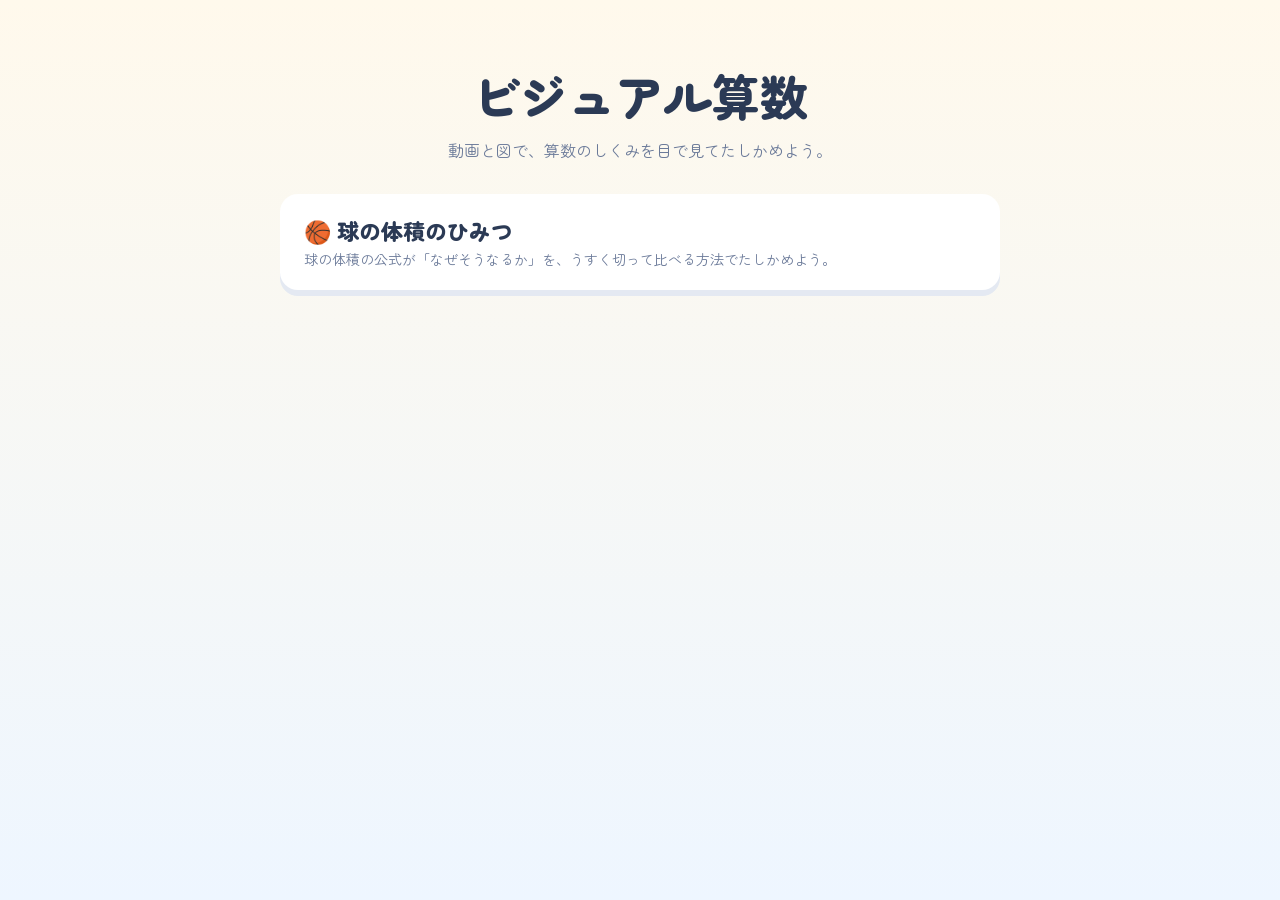
<file: index.html>
<!DOCTYPE html>
<html lang="ja">
<head>
<meta charset="UTF-8">
<meta name="viewport" content="width=device-width, initial-scale=1">
<title>ビジュアル算数</title>
<link href="https://fonts.googleapis.com/css2?family=Zen+Maru+Gothic:wght@500;700;900&display=swap" rel="stylesheet">
<style>
  body { margin: 0; font-family: "Zen Maru Gothic","Hiragino Maru Gothic ProN","Hiragino Sans",sans-serif; color: #2b3a55; background: linear-gradient(180deg,#fff9ec,#eef6ff); min-height: 100vh; }
  main { max-width: 720px; margin: 0 auto; padding: 60px 16px; text-align: center; }
  h1 { font-size: clamp(30px,6vw,48px); font-weight: 900; margin: 0 0 8px; }
  p { color: #6b7a99; margin: 0 0 32px; }
  .list { display: grid; gap: 14px; }
  .list a { display: block; background: #fff; border-radius: 18px; padding: 20px 24px; text-decoration: none; color: inherit; box-shadow: 0 6px 0 #e4e9f2; text-align: left; transition: transform .15s; }
  .list a:hover { transform: translateY(-3px); }
  .list b { font-size: 22px; font-weight: 900; display: block; }
  .list span { color: #6b7a99; font-size: 14px; }
</style>
</head>
<body>
<main>
  <h1>ビジュアル算数</h1>
  <p>動画と図で、算数のしくみを目で見てたしかめよう。</p>
  <div class="list">
    <a href="sphere-volume/"><b>🏀 球の体積のひみつ</b><span>球の体積の公式が「なぜそうなるか」を、うすく切って比べる方法でたしかめよう。</span></a>
  </div>
</main>
</body>
</html>
</file>
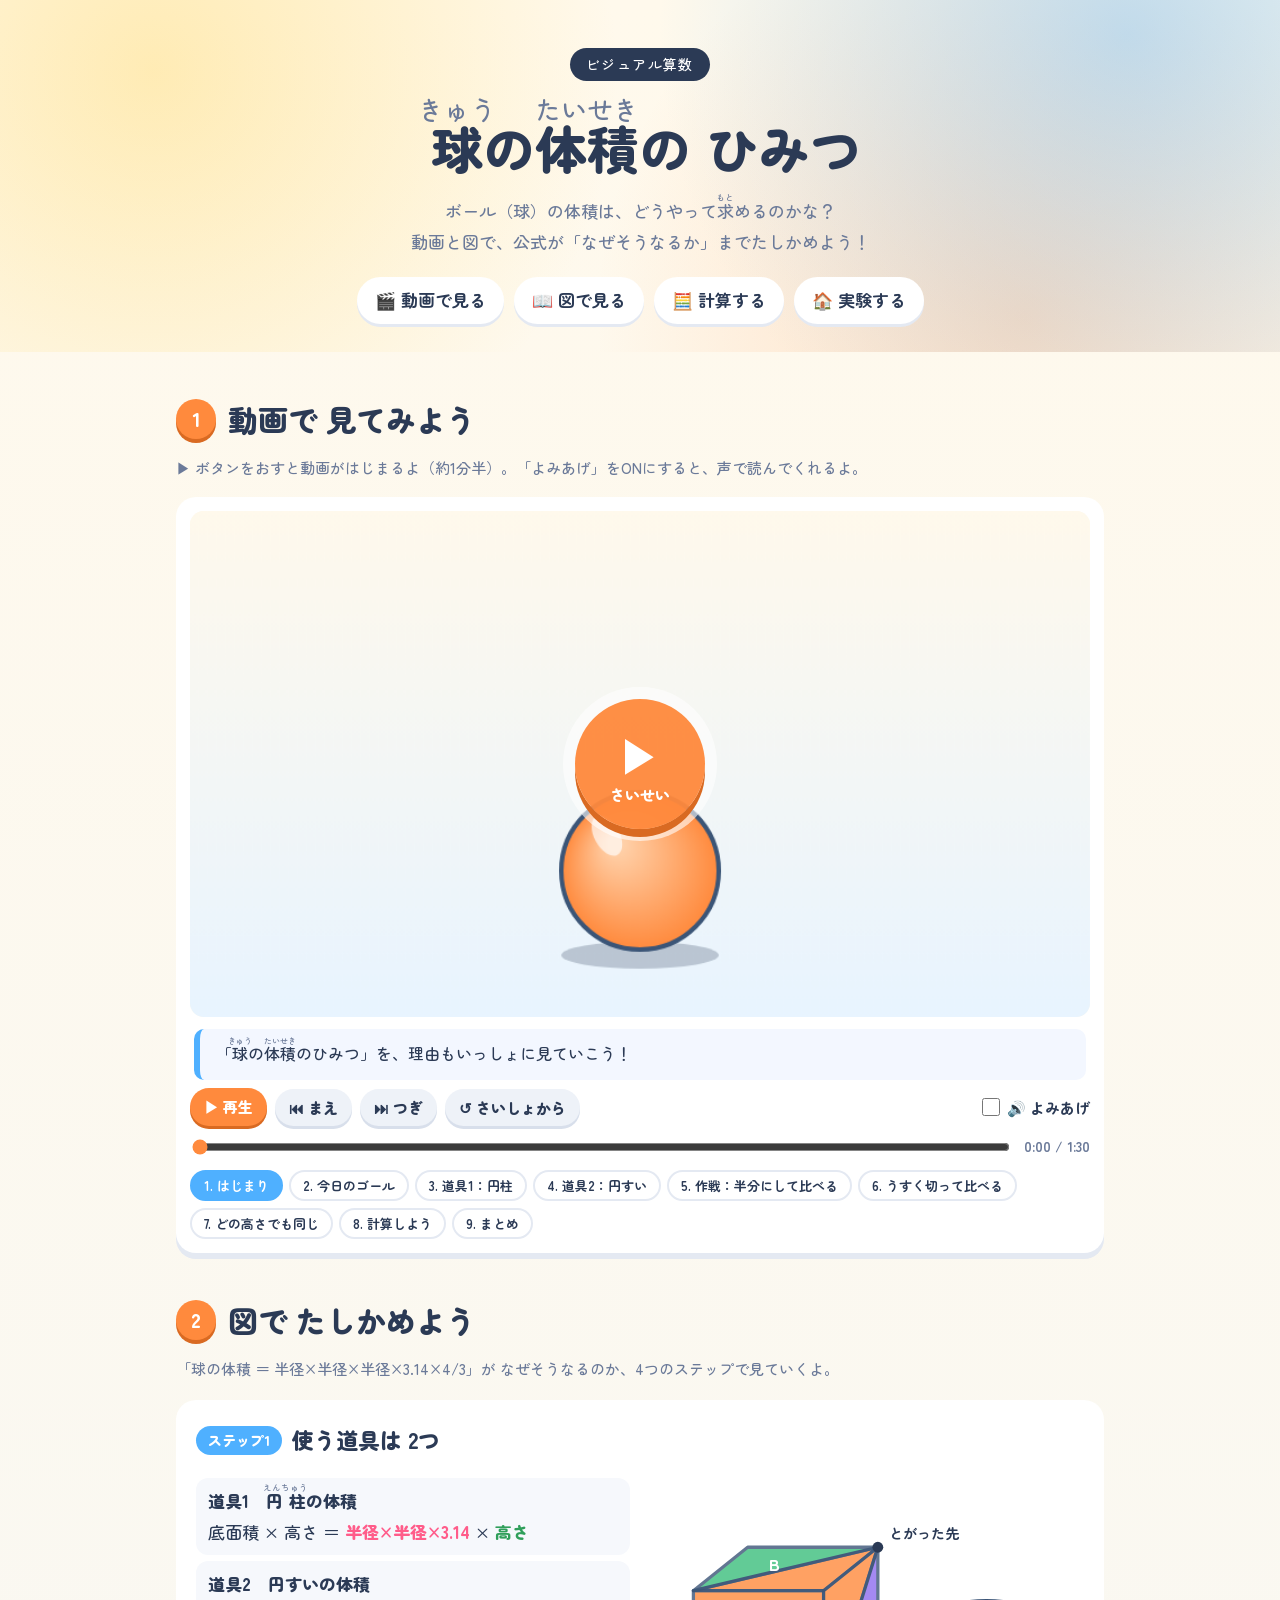
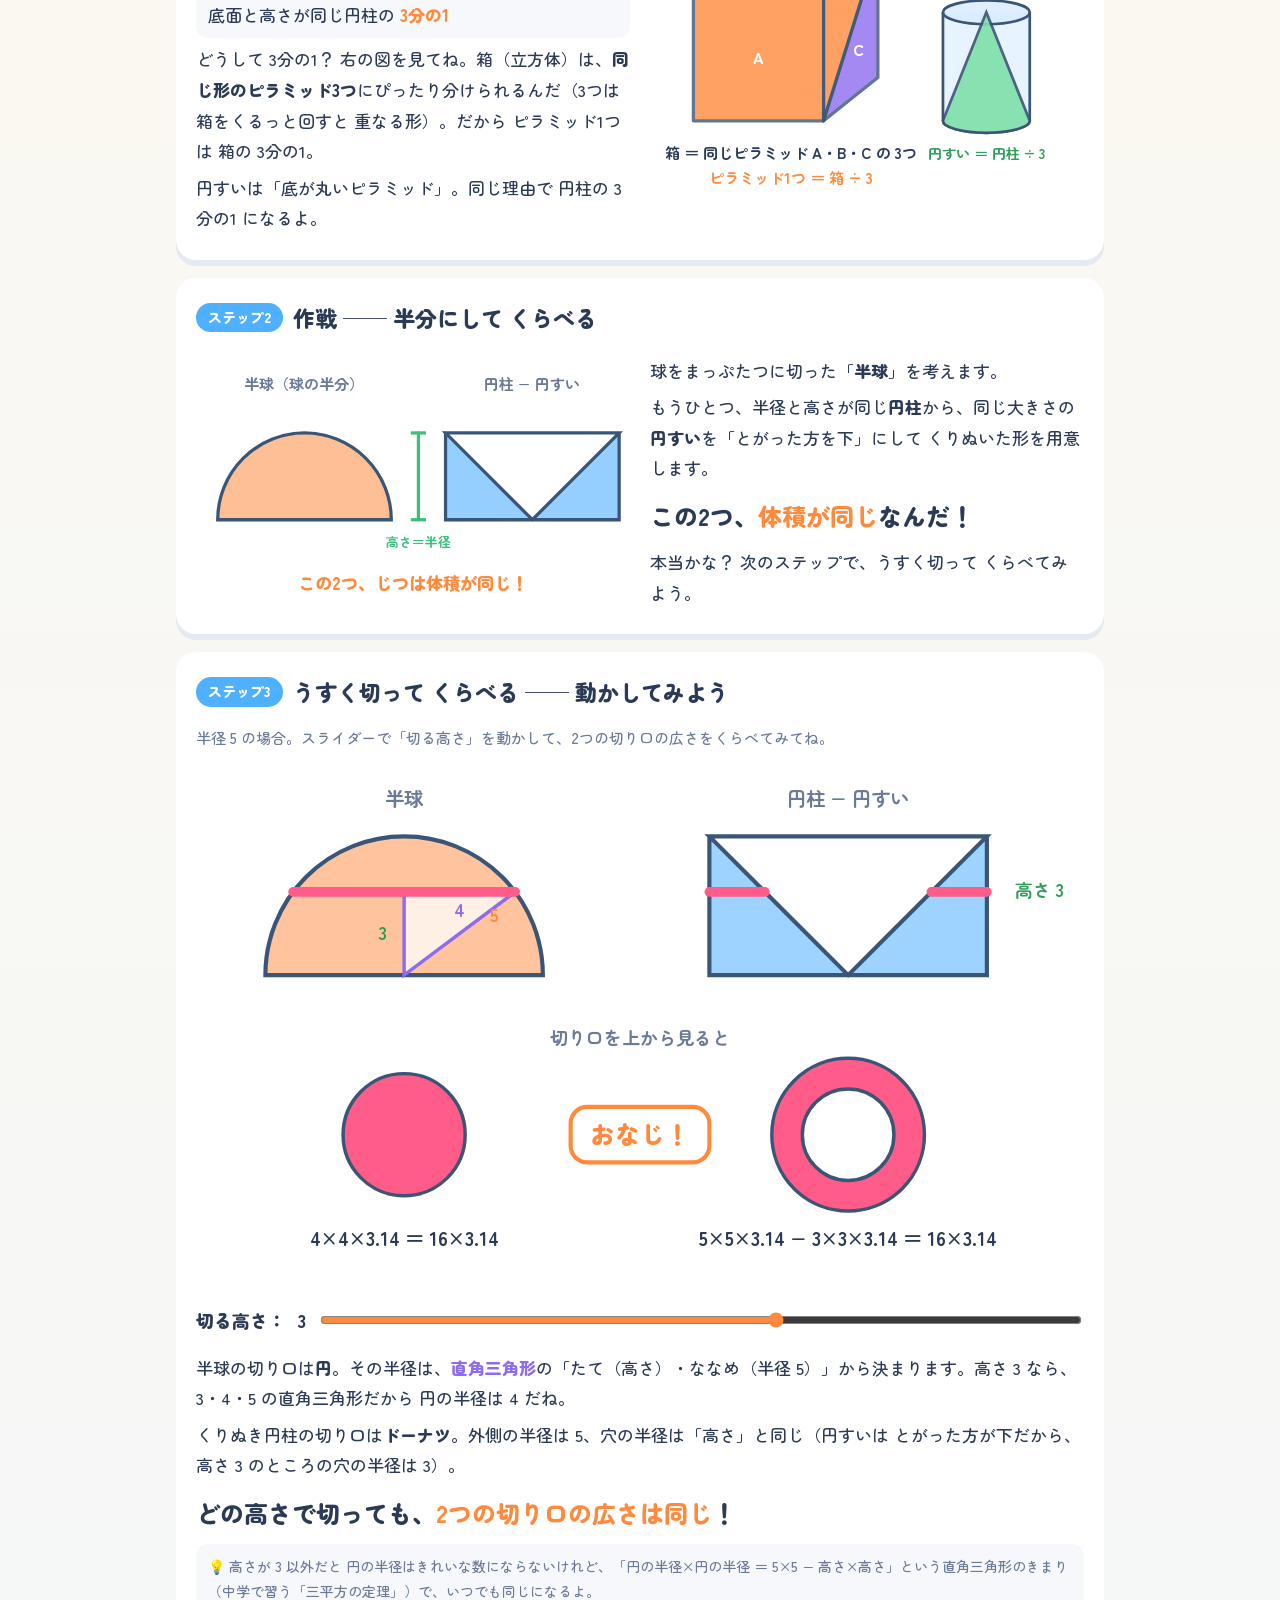
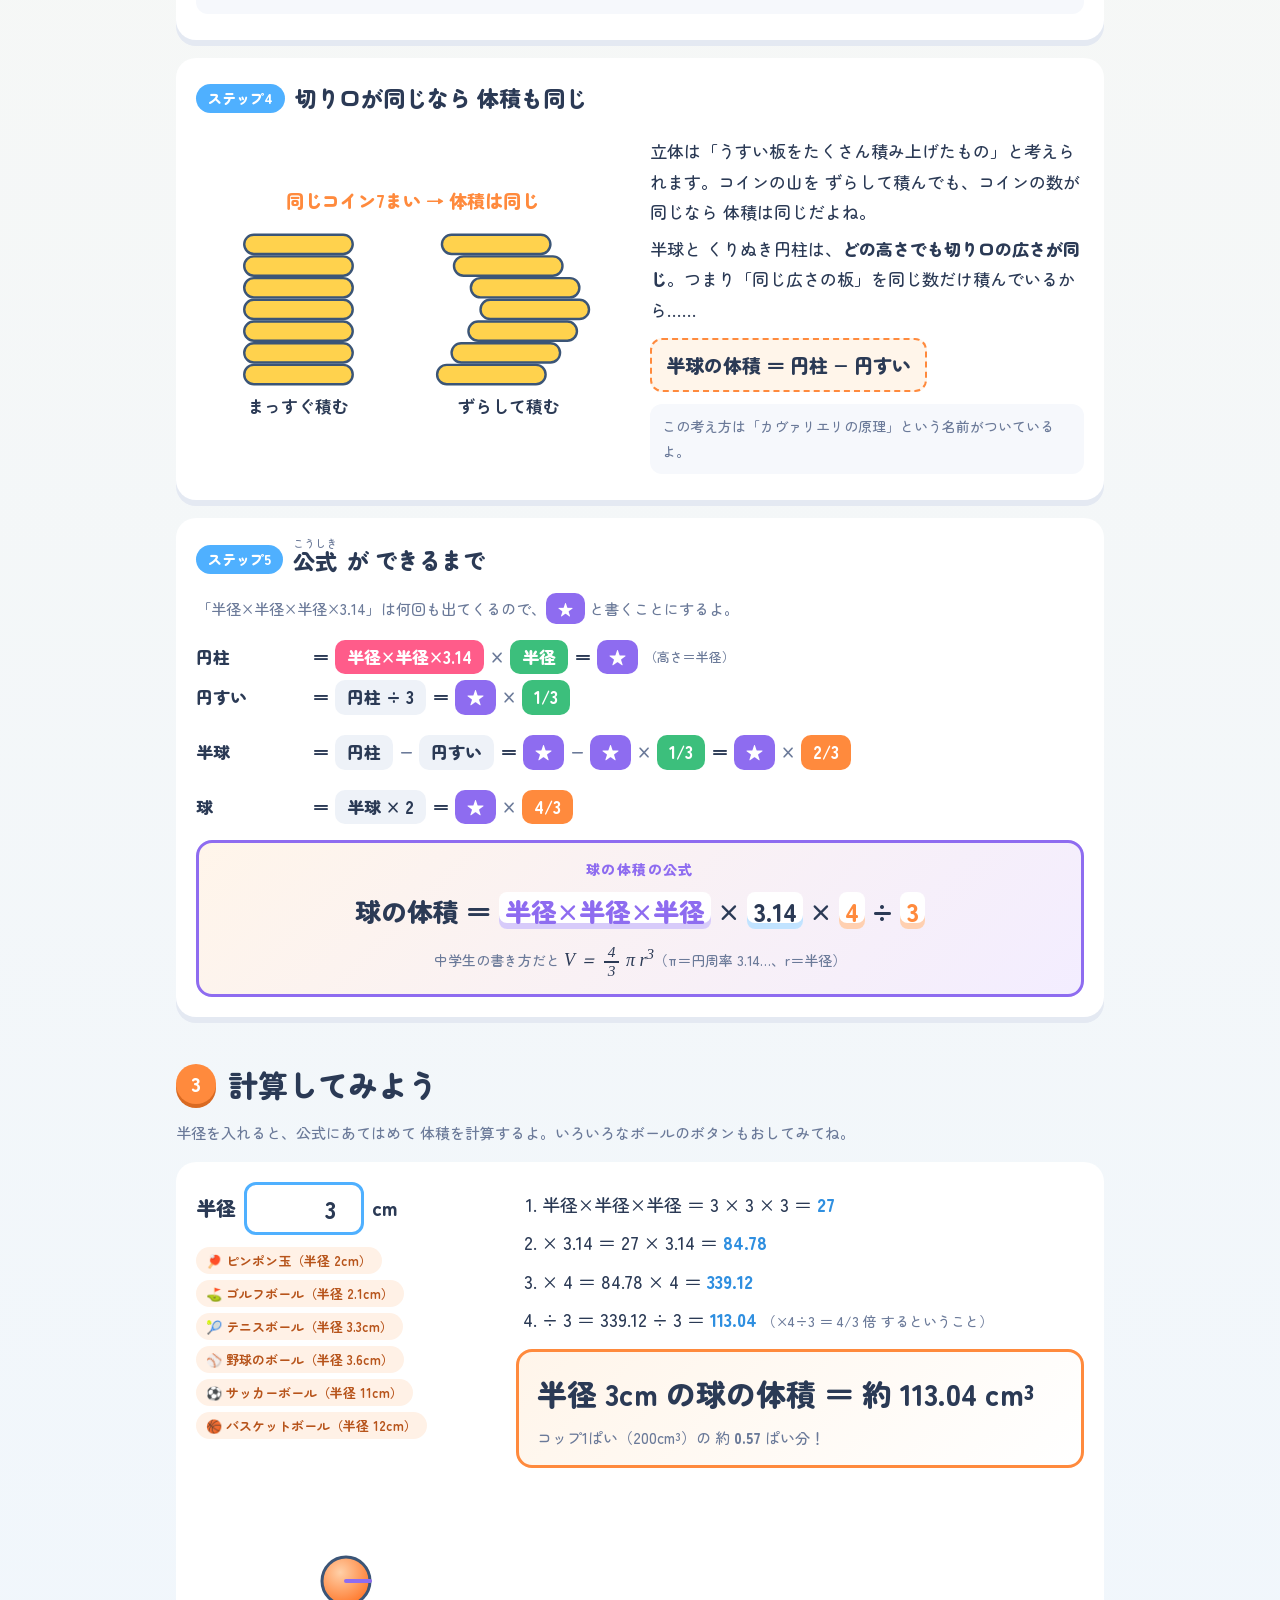
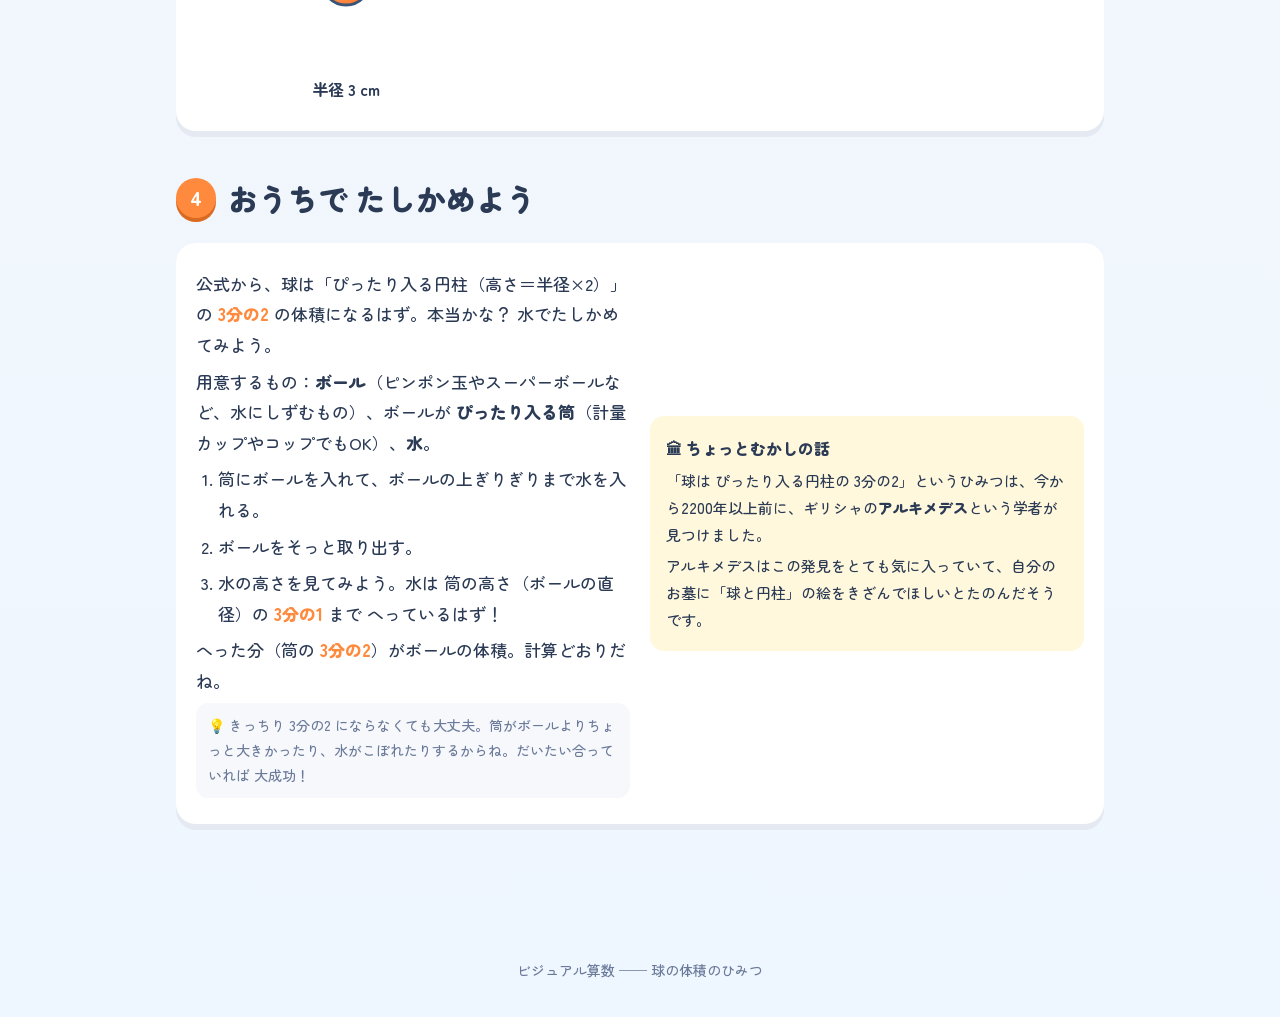
<file: sphere-volume/index.html>
<!DOCTYPE html>
<html lang="ja">
<head>
<meta charset="UTF-8">
<meta name="viewport" content="width=device-width, initial-scale=1">
<title>球の体積のひみつ｜ビジュアル算数</title>
<meta name="description" content="球（ボール）の体積の公式がなぜそうなるのかを、動画アニメーションと図解で小学生にもわかるように説明します。">
<link rel="preconnect" href="https://fonts.googleapis.com">
<link rel="preconnect" href="https://fonts.gstatic.com" crossorigin>
<link href="https://fonts.googleapis.com/css2?family=Zen+Maru+Gothic:wght@500;700;900&display=swap" rel="stylesheet">
<link rel="stylesheet" href="style.css">
</head>
<body>

<header class="hero">
  <p class="eyebrow">ビジュアル算数</p>
  <h1><ruby>球<rt>きゅう</rt></ruby>の<ruby>体積<rt>たいせき</rt></ruby>の ひみつ</h1>
  <p class="lead">ボール（球）の体積は、どうやって<ruby>求<rt>もと</rt></ruby>めるのかな？<br>動画と図で、公式が「なぜそうなるか」までたしかめよう！</p>
  <nav class="toc" aria-label="ページ内リンク">
    <a href="#movie">🎬 動画で見る</a>
    <a href="#steps">📖 図で見る</a>
    <a href="#calc">🧮 計算する</a>
    <a href="#try">🏠 実験する</a>
  </nav>
</header>

<main>

<!-- ===== 1. 動画 ===== -->
<section id="movie" class="section">
  <h2><span class="num">1</span>動画で 見てみよう</h2>
  <p class="note">▶ ボタンをおすと動画がはじまるよ（約1分半）。「よみあげ」をONにすると、声で読んでくれるよ。</p>

  <div class="player">
    <div class="screen">
      <canvas id="stage" width="800" height="450" aria-label="球の体積の説明アニメーション"></canvas>
      <button id="bigPlay" class="big-play" aria-label="再生"><span>▶</span><small>さいせい</small></button>
    </div>
    <div id="caption" class="caption" aria-live="polite"></div>
    <div class="controls">
      <button id="btnPlay" class="btn primary">▶ 再生</button>
      <button id="btnPrev" class="btn">⏮ まえ</button>
      <button id="btnNext" class="btn">⏭ つぎ</button>
      <button id="btnRestart" class="btn">↺ さいしょから</button>
      <label class="toggle"><input type="checkbox" id="chkVoice"> 🔊 よみあげ</label>
    </div>
    <div class="seek">
      <input type="range" id="seek" min="0" max="60" step="0.1" value="0" aria-label="再生位置">
      <span id="time">0:00 / 0:00</span>
    </div>
    <ol id="chapters" class="chapters" aria-label="チャプター"></ol>
  </div>
</section>

<!-- ===== 2. 図解 ===== -->
<section id="steps" class="section">
  <h2><span class="num">2</span>図で たしかめよう</h2>
  <p class="note">「球の体積 ＝ 半径×半径×半径×3.14×4/3」が なぜそうなるのか、4つのステップで見ていくよ。</p>

  <article class="card">
    <h3><span class="step">ステップ1</span>使う道具は 2つ</h3>
    <div class="card-body">
      <div class="text">
        <p class="tool"><b>道具1　<ruby>円柱<rt>えんちゅう</rt></ruby>の体積</b><br>底面積 × 高さ ＝ <b class="pink">半径×半径×3.14</b> × <b class="green">高さ</b></p>
        <p class="tool"><b>道具2　円すいの体積</b><br>底面と高さが同じ円柱の <b class="orange">3分の1</b></p>
        <p>どうして 3分の1？ 右の図を見てね。箱（立方体）は、<b>同じ形のピラミッド3つ</b>にぴったり分けられるんだ（3つは 箱をくるっと回すと 重なる形）。だから ピラミッド1つは 箱の 3分の1。</p>
        <p>円すいは「底が丸いピラミッド」。同じ理由で 円柱の 3分の1 になるよ。</p>
      </div>
      <svg viewBox="0 0 400 300" class="fig" role="img" aria-label="立方体を3つの同じピラミッドに分けた図">
        <!-- 立方体: 前面(40,90)-(160,210) 奥行き(+50,-40) -->
        <g stroke="#3b5577" stroke-width="3" stroke-linejoin="round">
          <polygon points="40,90 160,90 160,210 40,210" fill="#ff8a3d" opacity="0.8"/>
          <polygon points="40,90 160,90 210,50" fill="#ff8a3d" opacity="0.8"/>
          <polygon points="160,90 160,210 210,50" fill="#ff8a3d" opacity="0.8"/>
          <polygon points="40,90 90,50 210,50" fill="#3cbf7c" opacity="0.8"/>
          <polygon points="160,210 210,170 210,50" fill="#8e6cf0" opacity="0.8"/>
        </g>
        <circle cx="210" cy="50" r="5" fill="#2b3a55"/>
        <text x="220" y="42" font-size="13" font-weight="700" fill="#2b3a55">とがった先</text>
        <text x="100" y="158" text-anchor="middle" font-size="15" font-weight="900" fill="#fff">A</text>
        <text x="115" y="72" text-anchor="middle" font-size="15" font-weight="900" fill="#fff">B</text>
        <text x="192" y="150" text-anchor="middle" font-size="15" font-weight="900" fill="#fff">C</text>
        <text x="130" y="245" text-anchor="middle" font-size="14" font-weight="700" fill="#2b3a55">箱 ＝ 同じピラミッド A・B・C の 3つ</text>
        <text x="130" y="268" text-anchor="middle" font-size="14" font-weight="700" fill="#ff8a3d">ピラミッド1つ ＝ 箱 ÷ 3</text>
        <!-- 円すい in 円柱 -->
        <path d="M270 110 L270 210 A40 11 0 0 0 350 210 L350 110" fill="rgba(215,236,255,0.6)" stroke="#3b5577" stroke-width="2.5"/>
        <ellipse cx="310" cy="110" rx="40" ry="11" fill="rgba(215,236,255,0.8)" stroke="#3b5577" stroke-width="2.5"/>
        <path d="M310 110 L270 210 A40 11 0 0 0 350 210 Z" fill="#7ee0a8" opacity="0.9" stroke="#3b5577" stroke-width="2.5"/>
        <text x="310" y="245" text-anchor="middle" font-size="13" font-weight="700" fill="#2f9f5a">円すい ＝ 円柱 ÷ 3</text>
      </svg>
    </div>
  </article>

  <article class="card">
    <h3><span class="step">ステップ2</span>作戦 ── 半分にして くらべる</h3>
    <div class="card-body">
      <svg viewBox="0 0 400 230" class="fig" role="img" aria-label="半球と、円柱から円すいをくりぬいた形を横から見た図">
        <text x="100" y="30" text-anchor="middle" font-size="14" font-weight="700" fill="#6b7a99">半球（球の半分）</text>
        <path d="M20 150 A80 80 0 0 1 180 150 Z" fill="rgba(255,138,61,0.55)" stroke="#3b5577" stroke-width="3"/>
        <line x1="205" y1="70" x2="205" y2="150" stroke="#3cbf7c" stroke-width="3" stroke-linecap="round"/>
        <line x1="198" y1="70" x2="212" y2="70" stroke="#3cbf7c" stroke-width="3"/>
        <line x1="198" y1="150" x2="212" y2="150" stroke="#3cbf7c" stroke-width="3"/>
        <text x="205" y="175" text-anchor="middle" font-size="12" font-weight="700" fill="#3cbf7c">高さ＝半径</text>
        <text x="310" y="30" text-anchor="middle" font-size="14" font-weight="700" fill="#6b7a99">円柱 − 円すい</text>
        <path d="M230 70 L390 70 L390 150 L230 150 Z M230 70 L310 150 L390 70 Z" fill="rgba(79,176,255,0.6)" fill-rule="evenodd" stroke="#3b5577" stroke-width="3"/>
        <text x="200" y="215" text-anchor="middle" font-size="16" font-weight="900" fill="#ff8a3d">この2つ、じつは体積が同じ！</text>
      </svg>
      <div class="text">
        <p>球をまっぷたつに切った「<b>半球</b>」を考えます。</p>
        <p>もうひとつ、半径と高さが同じ<b>円柱</b>から、同じ大きさの<b>円すい</b>を「とがった方を下」にして くりぬいた形を用意します。</p>
        <p class="big">この2つ、<b class="orange">体積が同じ</b>なんだ！</p>
        <p>本当かな？ 次のステップで、うすく切って くらべてみよう。</p>
      </div>
    </div>
  </article>

  <article class="card">
    <h3><span class="step">ステップ3</span>うすく切って くらべる ── 動かしてみよう</h3>
    <p class="note">半径 5 の場合。スライダーで「切る高さ」を動かして、2つの切り口の広さをくらべてみてね。</p>
    <div class="slicer">
      <svg id="slicerSvg" viewBox="0 0 640 380" class="fig" role="img" aria-label="切る高さを変えたときの、半球と円柱−円すいの切り口の比較">
        <text x="150" y="28" text-anchor="middle" font-size="14" font-weight="700" fill="#6b7a99">半球</text>
        <text x="470" y="28" text-anchor="middle" font-size="14" font-weight="700" fill="#6b7a99">円柱 − 円すい</text>
        <!-- 横から -->
        <path d="M50 150 A100 100 0 0 1 250 150 Z" fill="rgba(255,138,61,0.5)" stroke="#3b5577" stroke-width="3"/>
        <path d="M370 50 L570 50 L570 150 L370 150 Z M370 50 L470 150 L570 50 Z" fill="rgba(79,176,255,0.55)" fill-rule="evenodd" stroke="#3b5577" stroke-width="3"/>
        <polygon id="slTri" points="150,150 150,90 230,90" fill="rgba(255,255,255,0.75)" stroke="#8e6cf0" stroke-width="2.5"/>
        <text id="slTriA" x="190" y="108" text-anchor="middle" font-size="13" font-weight="700" fill="#8e6cf0">4</text>
        <text id="slTriH" x="138" y="124" text-anchor="end" font-size="13" font-weight="700" fill="#2f9f5a">3</text>
        <text id="slTriR" x="200" y="128" font-size="13" font-weight="700" fill="#ff8a3d">5</text>
        <line id="slLineL" x1="70" y1="90" x2="230" y2="90" stroke="#ff5c8a" stroke-width="7" stroke-linecap="round"/>
        <line id="slLineR1" x1="370" y1="90" x2="410" y2="90" stroke="#ff5c8a" stroke-width="7" stroke-linecap="round"/>
        <line id="slLineR2" x1="530" y1="90" x2="570" y2="90" stroke="#ff5c8a" stroke-width="7" stroke-linecap="round"/>
        <text id="slHText" x="590" y="94" font-size="13" font-weight="700" fill="#2f9f5a">高さ 3</text>
        <!-- 上から -->
        <text x="320" y="200" text-anchor="middle" font-size="13" font-weight="700" fill="#6b7a99">切り口を上から見ると</text>
        <circle id="slCircle" cx="150" cy="265" r="44" fill="#ff5c8a" stroke="#3b5577" stroke-width="2.5"/>
        <path id="slRing" d="" fill="#ff5c8a" fill-rule="evenodd" stroke="#3b5577" stroke-width="2.5"/>
        <text id="slAreaL" x="150" y="345" text-anchor="middle" font-size="14" font-weight="700" fill="#2b3a55">4×4×3.14 ＝ 16×3.14</text>
        <text id="slAreaR" x="470" y="345" text-anchor="middle" font-size="14" font-weight="700" fill="#2b3a55">5×5×3.14 − 3×3×3.14 ＝ 16×3.14</text>
        <g id="slSame"><rect x="270" y="245" width="100" height="40" rx="12" fill="#fff" stroke="#ff8a3d" stroke-width="3"/><text x="320" y="272" text-anchor="middle" font-size="18" font-weight="900" fill="#ff8a3d">おなじ！</text></g>
      </svg>
      <label class="slider-label">切る高さ：<span id="slVal">3</span>
        <input type="range" id="slH" min="0" max="5" step="0.5" value="3" aria-label="切る高さ">
      </label>
      <div class="text">
        <p>半球の切り口は<b>円</b>。その半径は、<b class="purple">直角三角形</b>の「たて（高さ）・ななめ（半径 5）」から決まります。高さ 3 なら、3・4・5 の直角三角形だから 円の半径は 4 だね。</p>
        <p>くりぬき円柱の切り口は<b>ドーナツ</b>。外側の半径は 5、穴の半径は「高さ」と同じ（円すいは とがった方が下だから、高さ 3 のところの穴の半径は 3）。</p>
        <p class="big">どの高さで切っても、<b class="orange">2つの切り口の広さは同じ</b>！</p>
        <p class="sub">💡 高さが 3 以外だと 円の半径はきれいな数にならないけれど、「円の半径×円の半径 ＝ 5×5 − 高さ×高さ」という直角三角形のきまり（中学で習う「三平方の定理」）で、いつでも同じになるよ。</p>
      </div>
    </div>
  </article>

  <article class="card">
    <h3><span class="step">ステップ4</span>切り口が同じなら 体積も同じ</h3>
    <div class="card-body">
      <svg viewBox="0 0 360 220" class="fig" role="img" aria-label="コインをまっすぐ積んだ山と、ずらして積んだ山">
        <g fill="#ffd24d" stroke="#3b5577" stroke-width="2">
          <rect x="40" y="160" width="90" height="16" rx="8"/><rect x="40" y="142" width="90" height="16" rx="8"/><rect x="40" y="124" width="90" height="16" rx="8"/><rect x="40" y="106" width="90" height="16" rx="8"/><rect x="40" y="88" width="90" height="16" rx="8"/><rect x="40" y="70" width="90" height="16" rx="8"/><rect x="40" y="52" width="90" height="16" rx="8"/>
          <rect x="200" y="160" width="90" height="16" rx="8"/><rect x="212" y="142" width="90" height="16" rx="8"/><rect x="226" y="124" width="90" height="16" rx="8"/><rect x="236" y="106" width="90" height="16" rx="8"/><rect x="228" y="88" width="90" height="16" rx="8"/><rect x="214" y="70" width="90" height="16" rx="8"/><rect x="204" y="52" width="90" height="16" rx="8"/>
        </g>
        <text x="85" y="200" text-anchor="middle" font-size="14" font-weight="700" fill="#2b3a55">まっすぐ積む</text>
        <text x="260" y="200" text-anchor="middle" font-size="14" font-weight="700" fill="#2b3a55">ずらして積む</text>
        <text x="180" y="30" text-anchor="middle" font-size="15" font-weight="900" fill="#ff8a3d">同じコイン7まい → 体積は同じ</text>
      </svg>
      <div class="text">
        <p>立体は「うすい板をたくさん積み上げたもの」と考えられます。コインの山を ずらして積んでも、コインの数が同じなら 体積は同じだよね。</p>
        <p>半球と くりぬき円柱は、<b>どの高さでも切り口の広さが同じ</b>。つまり「同じ広さの板」を同じ数だけ積んでいるから……</p>
        <p class="formula-line">半球の体積 ＝ 円柱 − 円すい</p>
        <p class="sub">この考え方は「カヴァリエリの原理」という名前がついているよ。</p>
      </div>
    </div>
  </article>

  <article class="card">
    <h3><span class="step">ステップ5</span><ruby>公式<rt>こうしき</rt></ruby>が できるまで</h3>
    <p class="note">「半径×半径×半径×3.14」は何回も出てくるので、<span class="chip purple">★</span> と書くことにするよ。</p>
    <div class="derive">
      <div class="row"><span class="lbl">円柱</span><span class="eq">＝</span><span class="chip pink">半径×半径×3.14</span><span class="op">×</span><span class="chip green">半径</span><span class="eq">＝</span><span class="chip purple">★</span><span class="why-inline">（高さ＝半径）</span></div>
      <div class="row"><span class="lbl">円すい</span><span class="eq">＝</span><span class="chip ink">円柱 ÷ 3</span><span class="eq">＝</span><span class="chip purple">★</span><span class="op">×</span><span class="chip green">1/3</span></div>
      <div class="row gap"><span class="lbl">半球</span><span class="eq">＝</span><span class="chip ink">円柱</span><span class="op">−</span><span class="chip ink">円すい</span><span class="eq">＝</span><span class="chip purple">★</span><span class="op">−</span><span class="chip purple">★</span><span class="op">×</span><span class="chip green">1/3</span><span class="eq">＝</span><span class="chip purple">★</span><span class="op">×</span><span class="chip orange">2/3</span></div>
      <div class="row gap"><span class="lbl">球</span><span class="eq">＝</span><span class="chip ink">半球 × 2</span><span class="eq">＝</span><span class="chip purple">★</span><span class="op">×</span><span class="chip orange">4/3</span></div>
    </div>
    <div class="formula-box">
      <p class="fb-title">球の体積の公式</p>
      <p class="fb-main">球の体積 ＝ <span class="hl purple">半径×半径×半径</span> × <span class="hl">3.14</span> × <span class="hl orange">4</span> ÷ <span class="hl orange">3</span></p>
      <p class="fb-sub">中学生の書き方だと <span class="math">V ＝ <span class="frac"><span>4</span><span>3</span></span> π r<sup>3</sup></span>（π＝円周率 3.14…、r＝半径）</p>
    </div>
  </article>
</section>

<!-- ===== 3. 計算 ===== -->
<section id="calc" class="section">
  <h2><span class="num">3</span>計算してみよう</h2>
  <p class="note">半径を入れると、公式にあてはめて 体積を計算するよ。いろいろなボールのボタンもおしてみてね。</p>
  <div class="calc">
    <div class="calc-left">
      <label class="radius-label">半径
        <input type="number" id="radius" value="3" min="0.1" max="1000" step="0.1"> cm
      </label>
      <div class="presets" id="presets"></div>
      <svg viewBox="0 0 260 260" class="ball-preview" aria-hidden="true">
        <defs>
          <radialGradient id="ballG2" cx="38%" cy="32%" r="70%">
            <stop offset="0" stop-color="#ffd0a8"/>
            <stop offset="1" stop-color="#ff7a2e"/>
          </radialGradient>
        </defs>
        <circle id="previewBall" cx="130" cy="130" r="24" fill="url(#ballG2)" stroke="#3b5577" stroke-width="3"/>
        <line id="previewR" x1="130" y1="130" x2="154" y2="130" stroke="#8e6cf0" stroke-width="4" stroke-linecap="round"/>
        <text id="previewText" x="130" y="245" text-anchor="middle" font-size="16" font-weight="700" fill="#2b3a55">半径 3 cm</text>
      </svg>
    </div>
    <div class="calc-right">
      <ol class="calc-steps" id="calcSteps"></ol>
      <div class="result" id="calcResult"></div>
    </div>
  </div>
</section>

<!-- ===== 4. 実験 ===== -->
<section id="try" class="section">
  <h2><span class="num">4</span>おうちで たしかめよう</h2>
  <div class="card">
    <div class="card-body">
      <div class="text">
        <p>公式から、球は「ぴったり入る円柱（高さ＝半径×2）」の <b class="orange">3分の2</b> の体積になるはず。本当かな？ 水でたしかめてみよう。</p>
        <p>用意するもの：<b>ボール</b>（ピンポン玉やスーパーボールなど、水にしずむもの）、ボールが <b>ぴったり入る筒</b>（計量カップやコップでもOK）、<b>水</b>。</p>
        <ol class="howto">
          <li>筒にボールを入れて、ボールの上ぎりぎりまで水を入れる。</li>
          <li>ボールをそっと取り出す。</li>
          <li>水の高さを見てみよう。水は 筒の高さ（ボールの直径）の <b class="orange">3分の1</b> まで へっているはず！</li>
        </ol>
        <p>へった分（筒の <b class="orange">3分の2</b>）がボールの体積。計算どおりだね。</p>
        <p class="sub">💡 きっちり 3分の2 にならなくても大丈夫。筒がボールよりちょっと大きかったり、水がこぼれたりするからね。だいたい合っていれば 大成功！</p>
      </div>
      <div class="mini-fact">
        <p class="mf-title">🏛 ちょっとむかしの話</p>
        <p>「球は ぴったり入る円柱の 3分の2」というひみつは、今から2200年以上前に、ギリシャの<b>アルキメデス</b>という学者が見つけました。</p>
        <p>アルキメデスはこの発見をとても気に入っていて、自分のお墓に「球と円柱」の絵をきざんでほしいとたのんだそうです。</p>
      </div>
    </div>
  </div>
</section>

</main>

<footer class="footer">
  <p>ビジュアル算数 ── 球の体積のひみつ</p>
</footer>

<script src="movie.js"></script>
<script src="calc.js"></script>
<script src="slicer.js"></script>
</body>
</html>
</file>
<file: sphere-volume/style.css>
:root {
  --ink: #2b3a55;
  --muted: #6b7a99;
  --sky: #4fb0ff;
  --sky-dark: #2f8fe0;
  --orange: #ff8a3d;
  --pink: #ff5c8a;
  --green: #3cbf7c;
  --purple: #8e6cf0;
  --yellow: #ffd24d;
  --cream: #fff9ec;
  --card: #ffffff;
  --line: #e4e9f2;
  --radius: 20px;
}

* { box-sizing: border-box; }

html { scroll-behavior: smooth; }

body {
  margin: 0;
  font-family: "Zen Maru Gothic", "Hiragino Maru Gothic ProN", "Hiragino Sans", "Yu Gothic", sans-serif;
  font-weight: 500;
  color: var(--ink);
  background: linear-gradient(180deg, var(--cream) 0%, #eef6ff 100%);
  line-height: 1.8;
  font-size: 17px;
}

ruby rt { font-size: 0.5em; color: var(--muted); font-weight: 500; }

b { font-weight: 900; }
.pink { color: var(--pink); }
.green { color: #2f9f5a; }
.orange { color: var(--orange); }
.purple { color: var(--purple); }

/* ---------- hero ---------- */
.hero {
  text-align: center;
  padding: 48px 16px 28px;
  background:
    radial-gradient(circle at 12% 20%, rgba(255,210,77,0.35), transparent 40%),
    radial-gradient(circle at 88% 10%, rgba(79,176,255,0.35), transparent 40%),
    radial-gradient(circle at 80% 90%, rgba(255,138,61,0.25), transparent 40%);
}
.eyebrow {
  display: inline-block;
  margin: 0 0 8px;
  padding: 4px 16px;
  background: var(--ink);
  color: #fff;
  border-radius: 999px;
  font-size: 14px;
  letter-spacing: 0.1em;
}
.hero h1 {
  margin: 8px 0;
  font-size: clamp(30px, 6vw, 52px);
  font-weight: 900;
  line-height: 1.4;
}
.lead { margin: 8px auto 20px; max-width: 640px; color: var(--muted); }
.toc { display: flex; flex-wrap: wrap; gap: 10px; justify-content: center; }
.toc a {
  text-decoration: none;
  color: var(--ink);
  background: #fff;
  padding: 8px 18px;
  border-radius: 999px;
  font-weight: 700;
  box-shadow: 0 3px 0 var(--line);
  transition: transform .15s;
}
.toc a:hover { transform: translateY(-2px); }

/* ---------- sections ---------- */
main { max-width: 960px; margin: 0 auto; padding: 0 16px 60px; }
.section { margin: 40px 0; }
.section h2 {
  display: flex; align-items: center; gap: 12px;
  font-size: clamp(22px, 4vw, 30px);
  font-weight: 900;
  margin: 0 0 8px;
}
.num {
  display: inline-grid; place-items: center;
  width: 40px; height: 40px; border-radius: 50%;
  background: var(--orange); color: #fff; font-size: 20px;
  box-shadow: 0 4px 0 #d96a22;
}
.note { color: var(--muted); margin: 0 0 16px; font-size: 15px; }

.card {
  background: var(--card);
  border-radius: var(--radius);
  padding: 20px;
  margin: 18px 0;
  box-shadow: 0 6px 0 var(--line);
}
.card h3 {
  margin: 0 0 12px;
  font-size: clamp(18px, 3vw, 22px);
  font-weight: 900;
  display: flex; align-items: center; gap: 10px; flex-wrap: wrap;
}
.step {
  background: var(--sky); color: #fff;
  padding: 2px 12px; border-radius: 999px; font-size: 14px;
}
.card-body { display: grid; grid-template-columns: 1fr 1fr; gap: 20px; align-items: center; }
.fig { width: 100%; height: auto; font-family: inherit; }
.text p { margin: 6px 0; }
.text ul, .text ol { margin: 6px 0; padding-left: 22px; }
.text .big { font-size: 24px; font-weight: 900; margin: 10px 0; }
.text .sub { font-size: 14px; color: var(--muted); background: #f6f8fc; padding: 10px 12px; border-radius: 12px; }
.formula-line {
  background: #fff5ea; border: 2px dashed var(--orange);
  padding: 8px 14px; border-radius: 12px; font-weight: 900; font-size: 19px;
  display: inline-block;
}

/* 分数 */
.frac {
  display: inline-flex; flex-direction: column; align-items: center;
  vertical-align: middle; line-height: 1.1; font-size: 0.85em; margin: 0 2px;
}
.frac span:first-child { border-bottom: 2px solid currentColor; padding: 0 4px; }
.frac span:last-child { padding: 0 4px; }

/* ---------- derive ---------- */
.derive { display: flex; flex-direction: column; gap: 6px; margin: 8px 0 16px; }
.derive .row { display: flex; align-items: center; flex-wrap: wrap; gap: 6px; }
.derive .row.gap { margin-top: 14px; }
.lbl { min-width: 110px; font-weight: 900; }
.eq { font-weight: 900; }
.op { font-weight: 900; color: var(--muted); }
.chip {
  display: inline-block; padding: 2px 12px; border-radius: 10px;
  font-weight: 900; color: #fff; background: var(--ink);
}
.chip.pink { background: var(--pink); }
.chip.green { background: var(--green); }
.chip.orange { background: var(--orange); }
.chip.purple { background: var(--purple); }
.chip.ink { background: #eef2f8; color: var(--ink); }
.why { font-size: 14px; color: var(--muted); margin: 8px 0 0; }

.formula-box {
  background: linear-gradient(135deg, #fff5ea, #f3edff);
  border: 3px solid var(--purple);
  border-radius: 16px;
  padding: 14px 18px;
  text-align: center;
}
.fb-title { margin: 0; font-size: 14px; font-weight: 900; color: var(--purple); letter-spacing: .1em; }
.fb-main { margin: 6px 0; font-size: clamp(18px, 3.4vw, 26px); font-weight: 900; }
.hl { padding: 0 6px; border-radius: 8px; background: #fff; box-shadow: inset 0 -6px 0 rgba(79,176,255,.35); }
.hl.purple { box-shadow: inset 0 -6px 0 rgba(142,108,240,.35); }
.hl.orange { box-shadow: inset 0 -6px 0 rgba(255,138,61,.4); }
.fb-sub { margin: 4px 0 0; font-size: 14px; color: var(--muted); }
.math { font-family: "Times New Roman", serif; font-style: italic; font-size: 18px; color: var(--ink); }

/* ---------- player ---------- */
.player {
  background: var(--card);
  border-radius: var(--radius);
  padding: 14px;
  box-shadow: 0 6px 0 var(--line);
}
.screen { position: relative; border-radius: 14px; overflow: hidden; background: #fff9ec; }
#stage { display: block; width: 100%; height: auto; aspect-ratio: 16 / 9; }
.big-play {
  position: absolute; inset: 0; margin: auto;
  width: 130px; height: 130px; border-radius: 50%;
  border: none; background: rgba(255,138,61,0.95); color: #fff;
  font-size: 44px; cursor: pointer;
  display: flex; flex-direction: column; align-items: center; justify-content: center;
  box-shadow: 0 8px 0 #d96a22, 0 0 0 12px rgba(255,255,255,.6);
  transition: transform .15s;
  font-family: inherit;
}
.big-play small { font-size: 15px; font-weight: 900; margin-top: -4px; }
.big-play:hover { transform: scale(1.06); }
.big-play.hidden { display: none; }
.caption {
  min-height: 3.2em;
  margin: 12px 4px 8px;
  padding: 10px 16px;
  background: #f3f7ff;
  border-left: 6px solid var(--sky);
  border-radius: 10px;
  font-size: 16px;
}
.controls { display: flex; flex-wrap: wrap; gap: 8px; align-items: center; margin: 8px 0; }
.btn {
  font-family: inherit; font-weight: 900; font-size: 15px;
  padding: 8px 14px; border-radius: 999px; border: none; cursor: pointer;
  background: #eef2f8; color: var(--ink);
  box-shadow: 0 3px 0 #d8dfeb;
}
.btn:active { transform: translateY(2px); box-shadow: none; }
.btn.primary { background: var(--orange); color: #fff; box-shadow: 0 3px 0 #d96a22; }
.toggle { margin-left: auto; font-weight: 700; font-size: 15px; display: flex; align-items: center; gap: 4px; cursor: pointer; }
.toggle input { width: 18px; height: 18px; accent-color: var(--orange); }
.seek { display: flex; align-items: center; gap: 12px; margin: 4px 0 10px; }
.seek input[type=range] { flex: 1; accent-color: var(--orange); }
.seek span { font-variant-numeric: tabular-nums; font-weight: 700; color: var(--muted); font-size: 14px; }
.chapters { list-style: none; margin: 0; padding: 0; display: flex; flex-wrap: wrap; gap: 6px; }
.chapters button {
  font-family: inherit; font-size: 13px; font-weight: 700;
  padding: 4px 12px; border-radius: 999px; border: 2px solid var(--line);
  background: #fff; color: var(--ink); cursor: pointer;
}
.chapters button.active { background: var(--sky); border-color: var(--sky); color: #fff; }

/* ---------- calc ---------- */
.calc {
  background: var(--card); border-radius: var(--radius); padding: 20px;
  box-shadow: 0 6px 0 var(--line);
  display: grid; grid-template-columns: 300px 1fr; gap: 20px;
}
.radius-label { font-weight: 900; font-size: 20px; display: flex; align-items: center; gap: 8px; }
.radius-label input {
  font-family: inherit; font-size: 24px; font-weight: 900; width: 120px;
  padding: 6px 10px; border-radius: 12px; border: 3px solid var(--sky); color: var(--ink);
  text-align: right;
}
.presets { display: flex; flex-wrap: wrap; gap: 6px; margin: 12px 0; }
.presets button {
  font-family: inherit; font-size: 13px; font-weight: 700;
  padding: 4px 10px; border-radius: 999px; border: none; cursor: pointer;
  background: #fff1e6; color: #b7541b;
}
.presets button:hover { background: var(--orange); color: #fff; }
.ball-preview { width: 100%; max-width: 260px; display: block; margin: 0 auto; font-family: inherit; }
.calc-steps { margin: 0; padding-left: 26px; font-size: 18px; }
.calc-steps li { margin: 6px 0; }
.calc-steps .v { font-weight: 900; color: var(--sky-dark); }
.calc-steps .k { color: var(--muted); font-size: 14px; }
.result {
  margin-top: 14px; padding: 14px 18px;
  background: linear-gradient(135deg, #fff5ea, #fff); border: 3px solid var(--orange);
  border-radius: 16px;
}
.result .ans { font-size: clamp(22px, 4vw, 30px); font-weight: 900; margin: 0; }
.result .cmp { margin: 4px 0 0; color: var(--muted); font-size: 15px; }

/* ---------- try ---------- */
.howto li { margin: 6px 0; }
.mini-fact {
  background: #fff8dc; border-radius: 14px; padding: 14px 16px; font-size: 15px;
}
.mini-fact p { margin: 4px 0; }
.mf-title { font-weight: 900; font-size: 16px; }

.footer { text-align: center; color: var(--muted); font-size: 14px; padding: 20px; }

@media (max-width: 720px) {
  body { font-size: 16px; }
  .card-body, .calc { grid-template-columns: 1fr; }
  .lbl { min-width: 0; }
  .big-play { width: 100px; height: 100px; font-size: 34px; }
  .toggle { margin-left: 0; }
}

/* ---------- slicer ---------- */
.slicer { display: grid; gap: 10px; }
.slider-label { display: flex; align-items: center; gap: 12px; font-weight: 900; font-size: 18px; }
.slider-label input[type=range] { flex: 1; accent-color: var(--orange); height: 28px; }
.text .tool { background: #f6f8fc; padding: 8px 12px; border-radius: 12px; }
.why-inline { font-size: 13px; color: var(--muted); }
</file>
